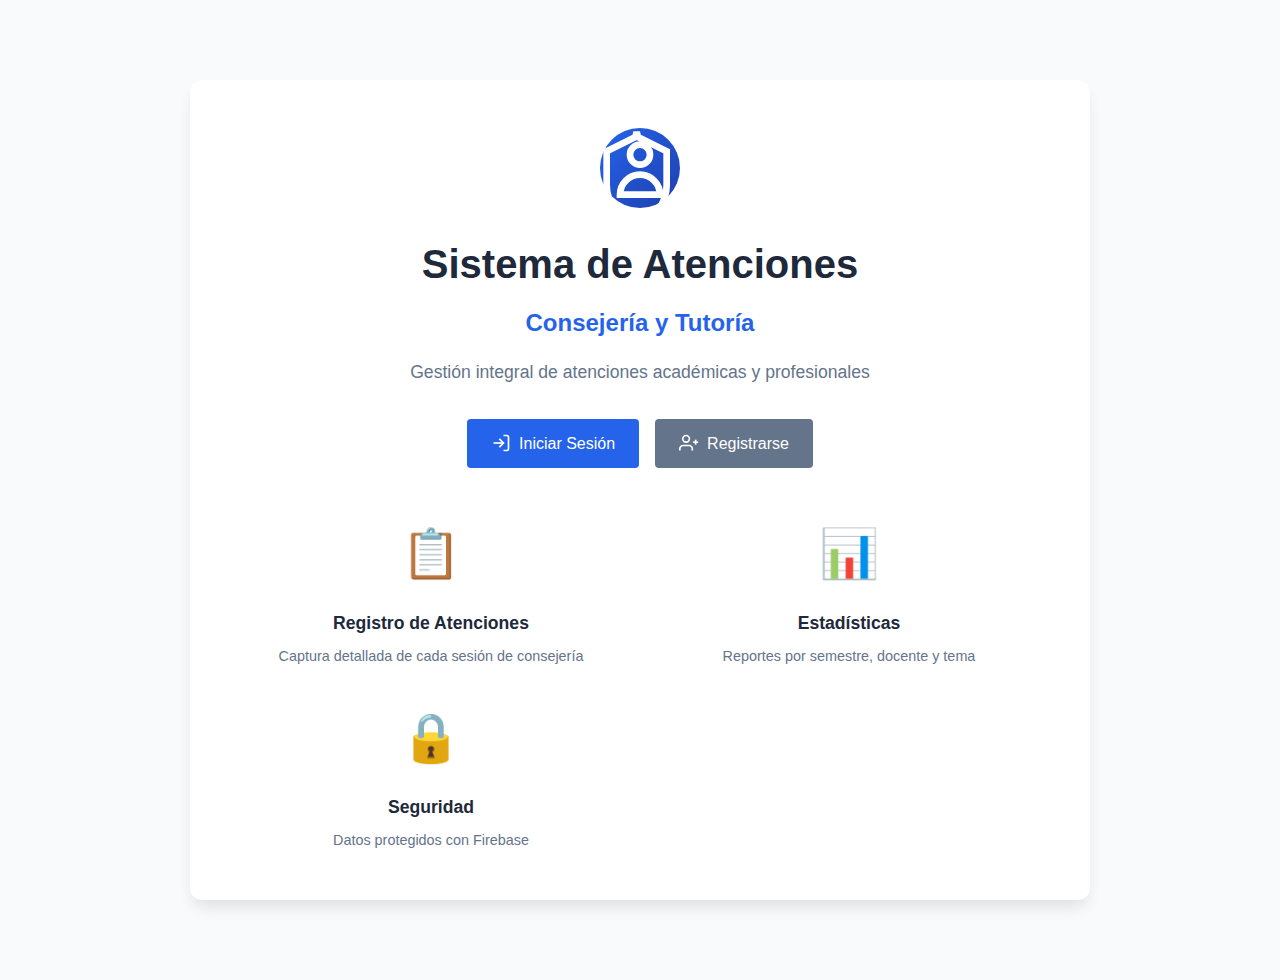
<file: index.html>
<!DOCTYPE html>
<html lang="es">
<head>
    <meta charset="UTF-8">
    <meta http-equiv="refresh" content="0;url=views/index.html">
    <title>Redirigiendo...</title>
</head>
<body>
    <p>Redirigiendo al sistema...</p>
    <script>
        window.location.href = 'views/index.html';
    </script>
</body>
</html>
</file>
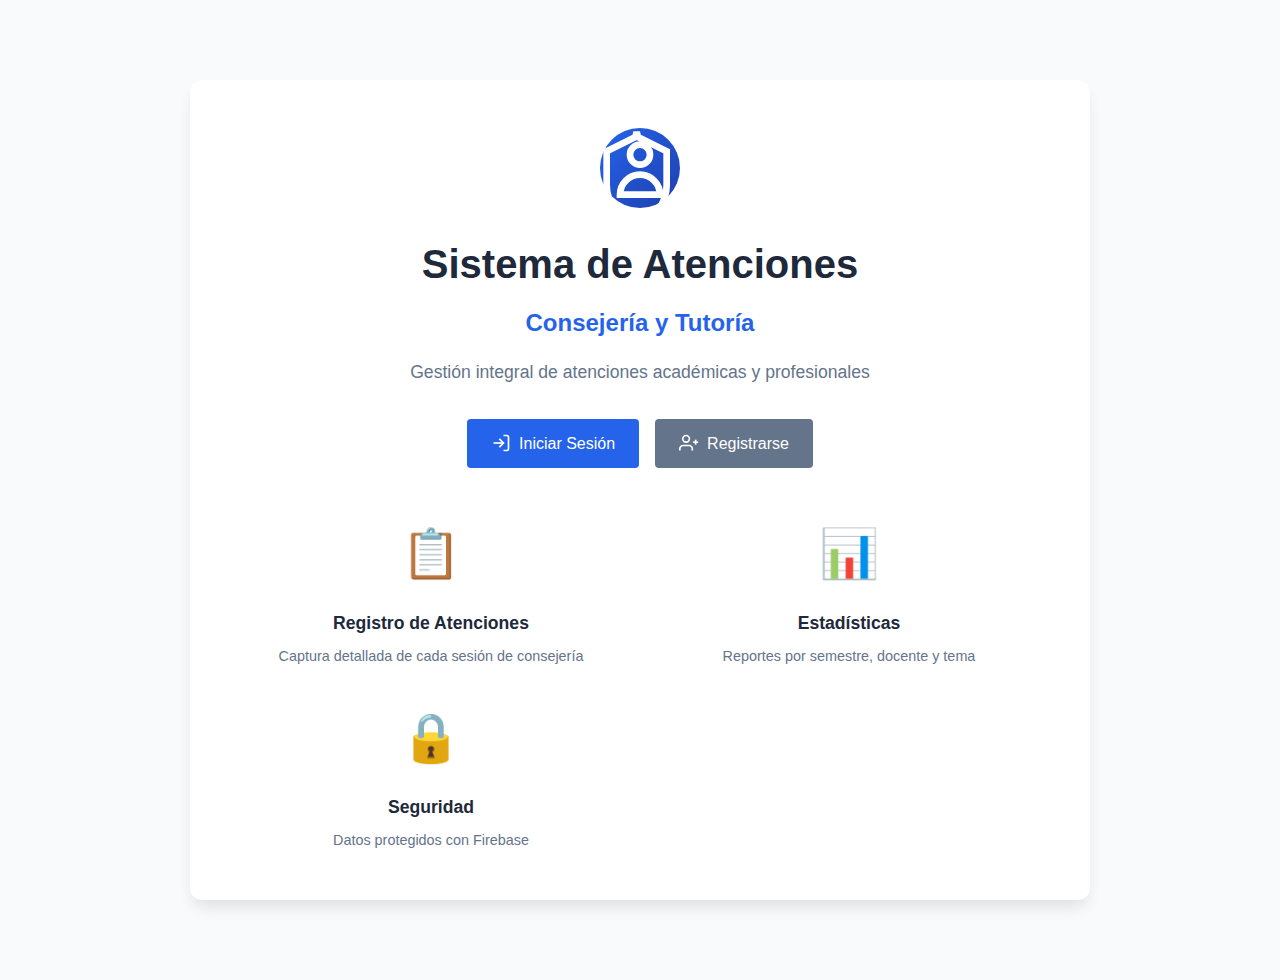
<file: views/index.html>
<!DOCTYPE html>
<html lang="es">
<head>
    <meta charset="UTF-8">
    <meta name="viewport" content="width=device-width, initial-scale=1.0">
    <title>Sistema de Consejería y Tutoría</title>
    <link rel="stylesheet" href="../css/styles.css">
</head>
<body>
    <div class="container">
        <div class="welcome-box">
            <div class="logo">
                <svg width="80" height="80" viewBox="0 0 24 24" fill="none" stroke="currentColor" stroke-width="2">
                    <path d="M12 2L2 7v10c0 5.55 3.84 10.74 9 12 5.16-1.26 9-6.45 9-12V7l-10-5z"/>
                    <path d="M12 11c1.66 0 3-1.34 3-3s-1.34-3-3-3-3 1.34-3 3 1.34 3 3 3z"/>
                    <path d="M12 14c-3.31 0-6 2.69-6 6h12c0-3.31-2.69-6-6-6z"/>
                </svg>
            </div>
            <h1>Sistema de Atenciones</h1>
            <h2>Consejería y Tutoría</h2>
            <p>Gestión integral de atenciones académicas y profesionales</p>
            
            <div class="buttons">
                <a href="login.html" class="btn btn-primary">
                    <svg width="20" height="20" viewBox="0 0 24 24" fill="none" stroke="currentColor" stroke-width="2">
                        <path d="M15 3h4a2 2 0 0 1 2 2v14a2 2 0 0 1-2 2h-4"/>
                        <polyline points="10 17 15 12 10 7"/>
                        <line x1="15" y1="12" x2="3" y2="12"/>
                    </svg>
                    Iniciar Sesión
                </a>
                <a href="register.html" class="btn btn-secondary">
                    <svg width="20" height="20" viewBox="0 0 24 24" fill="none" stroke="currentColor" stroke-width="2">
                        <path d="M16 21v-2a4 4 0 0 0-4-4H5a4 4 0 0 0-4 4v2"/>
                        <circle cx="8.5" cy="7" r="4"/>
                        <line x1="20" y1="8" x2="20" y2="14"/>
                        <line x1="23" y1="11" x2="17" y2="11"/>
                    </svg>
                    Registrarse
                </a>
            </div>

            <div class="features">
                <div class="feature">
                    <div class="feature-icon">📋</div>
                    <h3>Registro de Atenciones</h3>
                    <p>Captura detallada de cada sesión de consejería</p>
                </div>
                <div class="feature">
                    <div class="feature-icon">📊</div>
                    <h3>Estadísticas</h3>
                    <p>Reportes por semestre, docente y tema</p>
                </div>
                <div class="feature">
                    <div class="feature-icon">🔒</div>
                    <h3>Seguridad</h3>
                    <p>Datos protegidos con Firebase</p>
                </div>
            </div>
        </div>
    </div>
</body>
</html>
</file>
<file: css/styles.css>
/* ================================
   RESET Y VARIABLES
   ================================ */
* {
    margin: 0;
    padding: 0;
    box-sizing: border-box;
}

:root {
    --primary-color: #2563eb;
    --primary-dark: #1e40af;
    --secondary-color: #64748b;
    --success-color: #10b981;
    --error-color: #ef4444;
    --warning-color: #f59e0b;
    --bg-color: #f8fafc;
    --bg-secondary: #f1f5f9;
    --text-color: #1e293b;
    --text-light: #64748b;
    --border-color: #e2e8f0;
    --shadow-sm: 0 1px 2px 0 rgba(0, 0, 0, 0.05);
    --shadow-md: 0 4px 6px -1px rgba(0, 0, 0, 0.1);
    --shadow-lg: 0 10px 15px -3px rgba(0, 0, 0, 0.1);
    --shadow-xl: 0 20px 25px -5px rgba(0, 0, 0, 0.1);
    --radius-sm: 4px;
    --radius-md: 8px;
    --radius-lg: 12px;
}

body {
    font-family: -apple-system, BlinkMacSystemFont, 'Segoe UI', Roboto, 'Helvetica Neue', Arial, sans-serif;
    background: var(--bg-color);
    color: var(--text-color);
    line-height: 1.6;
    min-height: 100vh;
}

/* ================================
   CONTENEDORES
   ================================ */
.container {
    max-width: 1400px;
    margin: 0 auto;
    padding: 2rem;
}

/* ================================
   NAVBAR
   ================================ */
.navbar {
    background: white;
    box-shadow: var(--shadow-sm);
    position: sticky;
    top: 0;
    z-index: 100;
    border-bottom: 1px solid var(--border-color);
}

.nav-container {
    max-width: 1400px;
    margin: 0 auto;
    padding: 1rem 2rem;
    display: flex;
    justify-content: space-between;
    align-items: center;
}

.nav-brand {
    display: flex;
    align-items: center;
    gap: 0.75rem;
    font-size: 1.25rem;
    font-weight: 600;
    color: var(--primary-color);
}

.nav-brand svg {
    color: var(--primary-color);
}

.nav-menu {
    display: flex;
    align-items: center;
    gap: 1rem;
}

.user-info {
    color: var(--text-light);
    font-size: 0.9rem;
}

/* ================================
   PÁGINA DE BIENVENIDA
   ================================ */
.welcome-box {
    max-width: 900px;
    margin: 3rem auto;
    background: white;
    padding: 3rem;
    border-radius: var(--radius-lg);
    box-shadow: var(--shadow-lg);
    text-align: center;
}

.logo {
    display: inline-block;
    width: 80px;
    height: 80px;
    background: linear-gradient(135deg, var(--primary-color), var(--primary-dark));
    border-radius: 50%;
    display: flex;
    align-items: center;
    justify-content: center;
    margin: 0 auto 1.5rem;
}

.logo svg {
    color: white;
}

.welcome-box h1 {
    font-size: 2.5rem;
    margin-bottom: 0.5rem;
    color: var(--text-color);
}

.welcome-box h2 {
    font-size: 1.5rem;
    color: var(--primary-color);
    margin-bottom: 1rem;
}

.welcome-box > p {
    color: var(--text-light);
    font-size: 1.1rem;
    margin-bottom: 2rem;
}

.buttons {
    display: flex;
    gap: 1rem;
    justify-content: center;
    margin-bottom: 3rem;
}

.features {
    display: grid;
    grid-template-columns: repeat(auto-fit, minmax(250px, 1fr));
    gap: 2rem;
    margin-top: 3rem;
}

.feature {
    text-align: center;
}

.feature-icon {
    font-size: 3rem;
    margin-bottom: 1rem;
}

.feature h3 {
    font-size: 1.1rem;
    margin-bottom: 0.5rem;
    color: var(--text-color);
}

.feature p {
    color: var(--text-light);
    font-size: 0.9rem;
}

/* ================================
   AUTH BOX (LOGIN/REGISTER)
   ================================ */
.auth-box {
    max-width: 500px;
    margin: 3rem auto;
    background: white;
    padding: 2.5rem;
    border-radius: var(--radius-lg);
    box-shadow: var(--shadow-lg);
}

.auth-header {
    text-align: center;
    margin-bottom: 2rem;
}

.auth-header h1 {
    font-size: 2rem;
    margin-bottom: 0.5rem;
    color: var(--text-color);
}

.auth-header p {
    color: var(--text-light);
}

.auth-footer {
    margin-top: 2rem;
    text-align: center;
}

.auth-footer p {
    margin: 0.5rem 0;
    color: var(--text-light);
}

.auth-footer a {
    color: var(--primary-color);
    text-decoration: none;
    font-weight: 500;
}

.auth-footer a:hover {
    text-decoration: underline;
}

/* ================================
   FORMULARIOS
   ================================ */
.auth-form, .attention-form {
    display: flex;
    flex-direction: column;
    gap: 1.25rem;
}

.form-group {
    display: flex;
    flex-direction: column;
}

.form-group label {
    font-weight: 500;
    margin-bottom: 0.5rem;
    color: var(--text-color);
    display: flex;
    align-items: center;
    gap: 0.5rem;
}

.form-group label svg {
    color: var(--text-light);
}

.required {
    color: var(--error-color);
    font-weight: bold;
}

.form-control, input[type="text"], input[type="email"], input[type="password"], 
input[type="date"], input[type="time"], select, textarea {
    width: 100%;
    padding: 0.75rem;
    border: 1px solid var(--border-color);
    border-radius: var(--radius-sm);
    font-size: 1rem;
    transition: all 0.2s;
    font-family: inherit;
}

.form-control:focus, input:focus, select:focus, textarea:focus {
    outline: none;
    border-color: var(--primary-color);
    box-shadow: 0 0 0 3px rgba(37, 99, 235, 0.1);
}

.form-help {
    font-size: 0.85rem;
    color: var(--text-light);
    margin-top: 0.25rem;
}

textarea {
    resize: vertical;
    min-height: 100px;
}

fieldset {
    border: 1px solid var(--border-color);
    padding: 1.5rem;
    border-radius: var(--radius-md);
    margin-bottom: 1.5rem;
}

legend {
    font-weight: 600;
    color: var(--primary-color);
    padding: 0 0.5rem;
    font-size: 1.1rem;
}

.form-row {
    display: grid;
    grid-template-columns: repeat(auto-fit, minmax(200px, 1fr));
    gap: 1rem;
}

/* ================================
   BOTONES
   ================================ */
.btn {
    display: inline-flex;
    align-items: center;
    justify-content: center;
    gap: 0.5rem;
    padding: 0.75rem 1.5rem;
    border: none;
    border-radius: var(--radius-sm);
    font-size: 1rem;
    font-weight: 500;
    cursor: pointer;
    transition: all 0.2s;
    text-decoration: none;
    font-family: inherit;
}

.btn-primary {
    background: var(--primary-color);
    color: white;
}

.btn-primary:hover {
    background: var(--primary-dark);
    transform: translateY(-1px);
    box-shadow: var(--shadow-md);
}

.btn-secondary {
    background: var(--secondary-color);
    color: white;
}

.btn-secondary:hover {
    background: #475569;
    transform: translateY(-1px);
}

.btn-outline {
    background: transparent;
    color: var(--text-color);
    border: 1px solid var(--border-color);
}

.btn-outline:hover {
    background: var(--bg-secondary);
}

.btn-block {
    width: 100%;
}

.btn-lg {
    padding: 1rem 2rem;
    font-size: 1.1rem;
}

.btn:disabled {
    opacity: 0.6;
    cursor: not-allowed;
}

.btn-loading {
    display: inline-flex;
    align-items: center;
    gap: 0.5rem;
}

.spinner {
    width: 16px;
    height: 16px;
    border: 2px solid rgba(255, 255, 255, 0.3);
    border-top-color: white;
    border-radius: 50%;
    animation: spin 0.6s linear infinite;
}

@keyframes spin {
    to { transform: rotate(360deg); }
}

.form-actions {
    display: flex;
    gap: 1rem;
    margin-top: 1rem;
}

/* ================================
   MENSAJES
   ================================ */
.message {
    padding: 1rem;
    border-radius: var(--radius-sm);
    margin-top: 1rem;
    font-weight: 500;
}

.message.success {
    background: #d1fae5;
    color: #065f46;
    border: 1px solid #10b981;
}

.message.error {
    background: #fee2e2;
    color: #991b1b;
    border: 1px solid #ef4444;
}

.message.info {
    background: #dbeafe;
    color: #1e40af;
    border: 1px solid #2563eb;
}

/* ================================
   DASHBOARD
   ================================ */
.dashboard {
    padding: 2rem;
}

.dashboard-header {
    display: flex;
    justify-content: space-between;
    align-items: center;
    margin-bottom: 2rem;
}

.dashboard-header h1 {
    font-size: 2rem;
    color: var(--text-color);
}

.dashboard-actions {
    display: flex;
    gap: 1rem;
}

/* ================================
   TARJETAS DE ESTADÍSTICAS
   ================================ */
.stats-grid {
    display: grid;
    grid-template-columns: repeat(auto-fit, minmax(250px, 1fr));
    gap: 1.5rem;
    margin-bottom: 2rem;
}

.stat-card {
    background: white;
    padding: 1.5rem;
    border-radius: var(--radius-md);
    box-shadow: var(--shadow-sm);
    display: flex;
    align-items: center;
    gap: 1rem;
    transition: all 0.2s;
}

.stat-card:hover {
    box-shadow: var(--shadow-md);
    transform: translateY(-2px);
}

.stat-card.highlight {
    background: linear-gradient(135deg, var(--primary-color), var(--primary-dark));
    color: white;
}

.stat-icon {
    font-size: 2.5rem;
}

.stat-card.highlight .stat-icon {
    opacity: 0.9;
}

.stat-content h3 {
    font-size: 2rem;
    margin-bottom: 0.25rem;
}

.stat-card.highlight .stat-content p {
    color: rgba(255, 255, 255, 0.9);
}

.stat-content p {
    color: var(--text-light);
    font-size: 0.9rem;
}

/* ================================
   FILTROS
   ================================ */
.filters-section {
    background: white;
    padding: 1.5rem;
    border-radius: var(--radius-md);
    box-shadow: var(--shadow-sm);
    margin-bottom: 2rem;
}

.filters-section h2 {
    font-size: 1.25rem;
    margin-bottom: 1rem;
    color: var(--text-color);
}

.filters-grid {
    display: grid;
    grid-template-columns: repeat(auto-fit, minmax(200px, 1fr));
    gap: 1rem;
}

.filter-group {
    display: flex;
    flex-direction: column;
}

.filter-group label {
    font-weight: 500;
    margin-bottom: 0.5rem;
    color: var(--text-color);
}

/* ================================
   TABLAS
   ================================ */
.table-section {
    background: white;
    padding: 1.5rem;
    border-radius: var(--radius-md);
    box-shadow: var(--shadow-sm);
}

.table-section h2 {
    font-size: 1.25rem;
    margin-bottom: 1rem;
    color: var(--text-color);
}

.table-responsive {
    overflow-x: auto;
}

.data-table {
    width: 100%;
    border-collapse: collapse;
}

.data-table thead {
    background: var(--bg-secondary);
}

.data-table th {
    padding: 1rem;
    text-align: left;
    font-weight: 600;
    color: var(--text-color);
    border-bottom: 2px solid var(--border-color);
}

.data-table td {
    padding: 1rem;
    border-bottom: 1px solid var(--border-color);
}

.data-table tbody tr {
    transition: background 0.2s;
}

.data-table tbody tr:hover {
    background: var(--bg-secondary);
    cursor: pointer;
}

.text-center {
    text-align: center;
}

/* ================================
   MODAL
   ================================ */
.modal {
    display: none;
    position: fixed;
    top: 0;
    left: 0;
    width: 100%;
    height: 100%;
    background: rgba(0, 0, 0, 0.5);
    z-index: 1000;
    overflow-y: auto;
    padding: 2rem;
}

.modal.show {
    display: flex;
    align-items: center;
    justify-content: center;
}

.modal-content {
    background: white;
    border-radius: var(--radius-lg);
    box-shadow: var(--shadow-xl);
    max-width: 800px;
    width: 100%;
    max-height: 90vh;
    overflow-y: auto;
}

.modal-header {
    display: flex;
    justify-content: space-between;
    align-items: center;
    padding: 1.5rem;
    border-bottom: 1px solid var(--border-color);
}

.modal-header h2 {
    font-size: 1.5rem;
    color: var(--text-color);
}

.modal-close {
    background: none;
    border: none;
    font-size: 2rem;
    cursor: pointer;
    color: var(--text-light);
    padding: 0;
    width: 32px;
    height: 32px;
    display: flex;
    align-items: center;
    justify-content: center;
    border-radius: 50%;
    transition: all 0.2s;
}

.modal-close:hover {
    background: var(--bg-secondary);
    color: var(--text-color);
}

.modal-body {
    padding: 1.5rem;
}

.detail-group {
    margin-bottom: 1.5rem;
}

.detail-group h3 {
    font-size: 1.1rem;
    color: var(--primary-color);
    margin-bottom: 0.5rem;
}

.detail-group p {
    color: var(--text-color);
    line-height: 1.6;
}

.detail-grid {
    display: grid;
    grid-template-columns: repeat(auto-fit, minmax(200px, 1fr));
    gap: 1rem;
}

.detail-item {
    background: var(--bg-secondary);
    padding: 1rem;
    border-radius: var(--radius-sm);
}

.detail-label {
    font-weight: 600;
    color: var(--text-light);
    font-size: 0.85rem;
    margin-bottom: 0.25rem;
}

.detail-value {
    color: var(--text-color);
    font-size: 1rem;
}

/* ================================
   FORMULARIO DE ATENCIÓN
   ================================ */
.form-container {
    max-width: 1000px;
    margin: 2rem auto;
    background: white;
    padding: 2.5rem;
    border-radius: var(--radius-lg);
    box-shadow: var(--shadow-lg);
}

.form-header {
    text-align: center;
    margin-bottom: 2rem;
}

.form-header h1 {
    font-size: 2rem;
    margin-bottom: 0.5rem;
    color: var(--text-color);
}

.form-header p {
    color: var(--text-light);
}

/* ================================
   REPORTES
   ================================ */
.reports-container {
    max-width: 1200px;
    margin: 0 auto;
    padding: 2rem;
}

.reports-header {
    text-align: center;
    margin-bottom: 3rem;
}

.reports-header h1 {
    font-size: 2.5rem;
    margin-bottom: 0.5rem;
    color: var(--text-color);
}

.reports-header p {
    color: var(--text-light);
    font-size: 1.1rem;
}

.report-section {
    background: white;
    padding: 2rem;
    border-radius: var(--radius-lg);
    box-shadow: var(--shadow-sm);
    margin-bottom: 2rem;
}

.report-section h2 {
    font-size: 1.5rem;
    margin-bottom: 1.5rem;
    color: var(--primary-color);
    border-bottom: 2px solid var(--border-color);
    padding-bottom: 0.5rem;
}

.chart-container {
    padding: 2rem 0;
}

.chart-bar {
    margin-bottom: 1.5rem;
}

.chart-label {
    display: flex;
    justify-content: space-between;
    margin-bottom: 0.5rem;
    font-weight: 500;
}

.chart-bar-fill {
    height: 30px;
    background: linear-gradient(90deg, var(--primary-color), var(--primary-dark));
    border-radius: var(--radius-sm);
    transition: width 0.5s ease;
    display: flex;
    align-items: center;
    padding: 0 1rem;
    color: white;
    font-weight: 500;
}

.report-actions {
    display: flex;
    gap: 1rem;
    justify-content: center;
    margin-top: 2rem;
}

/* ================================
   RESPONSIVE
   ================================ */
@media (max-width: 768px) {
    .container {
        padding: 1rem;
    }

    .nav-container {
        flex-direction: column;
        gap: 1rem;
    }

    .dashboard-header {
        flex-direction: column;
        gap: 1rem;
        align-items: flex-start;
    }

    .dashboard-actions {
        width: 100%;
        flex-direction: column;
    }

    .dashboard-actions .btn {
        width: 100%;
    }

    .buttons {
        flex-direction: column;
    }

    .form-row {
        grid-template-columns: 1fr;
    }

    .filters-grid {
        grid-template-columns: 1fr;
    }

    .form-actions {
        flex-direction: column;
    }

    .welcome-box h1 {
        font-size: 1.75rem;
    }

    .welcome-box h2 {
        font-size: 1.25rem;
    }

    .data-table {
        font-size: 0.9rem;
    }

    .data-table th, .data-table td {
        padding: 0.5rem;
    }
}

@media print {
    .navbar, .btn, .filters-section, .report-actions {
        display: none !important;
    }

    body {
        background: white;
    }

    .report-section {
        box-shadow: none;
        border: 1px solid var(--border-color);
        page-break-inside: avoid;
    }
}
</file>
